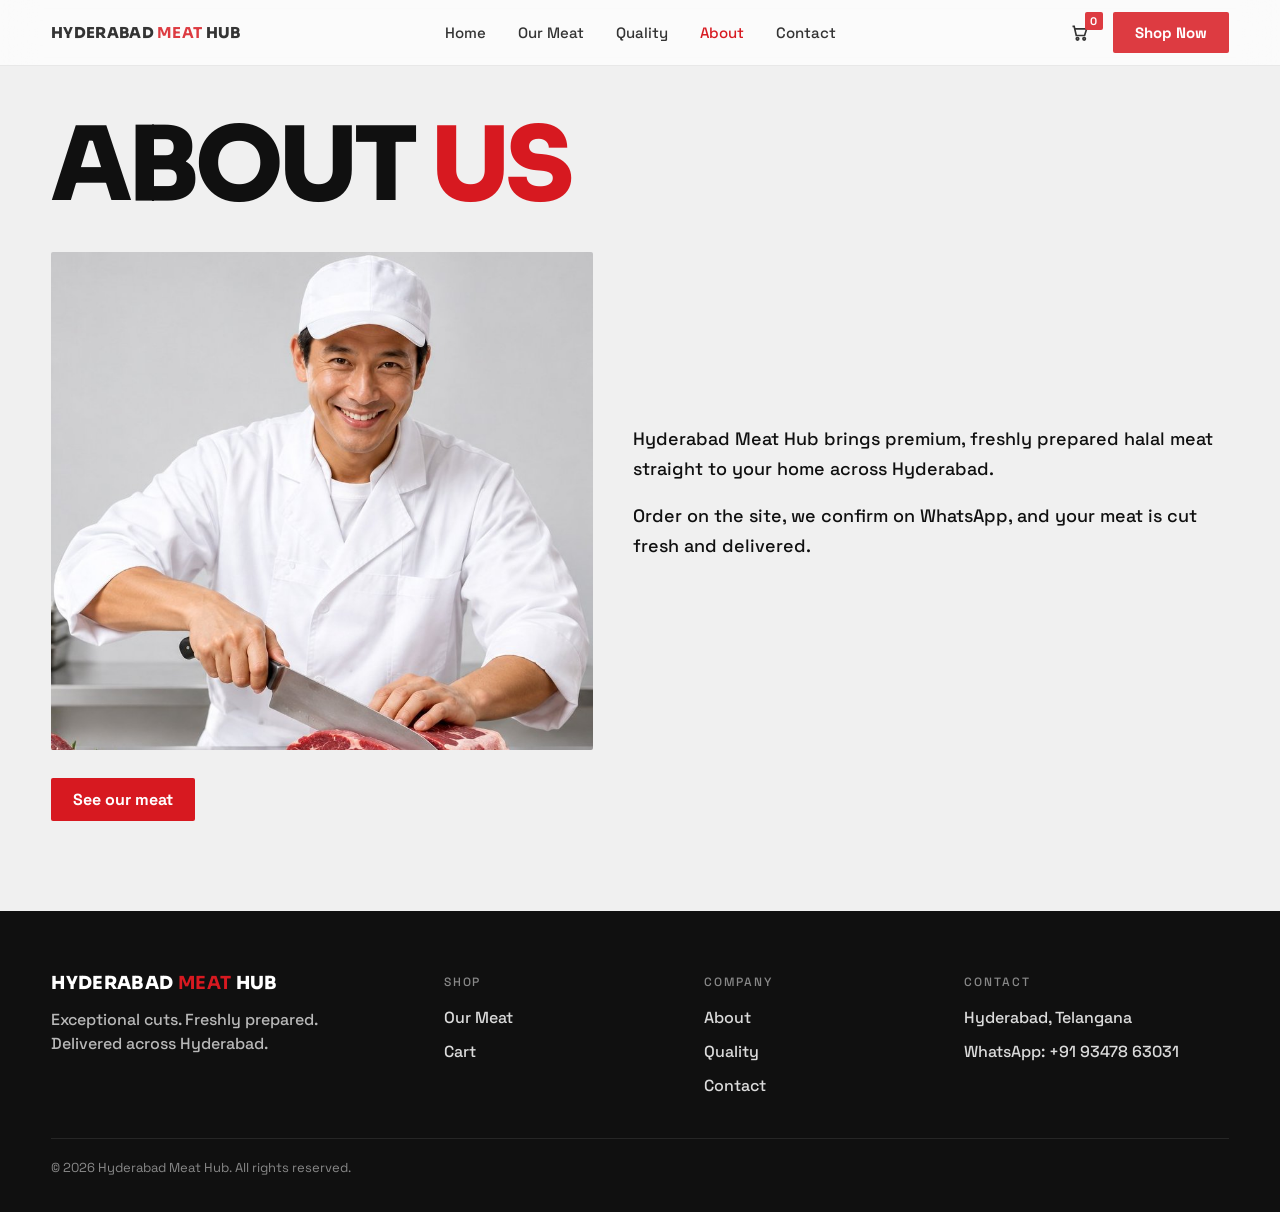
<file: about.html>
<!DOCTYPE html>
<html lang="en"><head><meta charset="utf-8"><meta name="viewport" content="width=device-width, initial-scale=1, viewport-fit=cover">
<title>About | Hyderabad Meat Hub</title>
<link href="https://fonts.googleapis.com/css2?family=Space+Grotesk:wght@500;700&family=Sora:wght@800&display=swap" rel="stylesheet">
<link rel="stylesheet" href="assets/site.css"></head><body>
<nav><a class="logo" href="index.html">Hyderabad <b>Meat</b> Hub</a><div class="links"><a href="index.html">Home</a><a href="our-meat.html">Our Meat</a><a href="quality.html">Quality</a><a href="about.html" class=on>About</a><a href="contact.html">Contact</a></div><div class="nr"><a class="ic" href="cart.html" aria-label="Cart"><svg viewBox="0 0 24 24"><path d="M3 4h2l2.5 11h10L20 7H6.5"/><circle cx="9" cy="19" r="1.5"/><circle cx="17" cy="19" r="1.5"/></svg><span id="count">0</span></a><a class="pill" href="our-meat.html">Shop Now</a></div></nav>
<main><div class="ph"><h1 class="big">About <span>Us</span></h1></div>
<div class="split"><img class="side" src="assets/c-butcher.jpg" alt="Our butcher cutting fresh beef"><div class="txt"><p>Hyderabad Meat Hub brings premium, freshly prepared halal meat straight to your home across Hyderabad.</p><p>Order on the site, we confirm on WhatsApp, and your meat is cut fresh and delivered.</p></div></div>
<a class="pill" href="our-meat.html" style="margin-top:28px">See our meat</a></main>
<footer><div class="fg">
<div><div class="logo" style="font-size:18px;margin-bottom:16px">Hyderabad <b>Meat</b> Hub</div><p style="max-width:340px;opacity:.7">Exceptional cuts. Freshly prepared. Delivered across Hyderabad.</p></div>
<div><h4>Shop</h4><a href="our-meat.html">Our Meat</a><a href="cart.html">Cart</a></div>
<div><h4>Company</h4><a href="about.html">About</a><a href="quality.html">Quality</a><a href="contact.html">Contact</a></div>
<div><h4>Contact</h4><p>Hyderabad, Telangana</p><a id="fwa" href="#"></a></div></div>
<div class="fb">© 2026 Hyderabad Meat Hub. All rights reserved.</div></footer>
<script src="assets/site.js"></script>
<script>{const a=document.getElementById("fwa");a.href="https://wa.me/"+HMH_CONFIG.whatsapp;a.textContent="WhatsApp: "+HMH_CONFIG.display}</script>
</body></html>
</file>
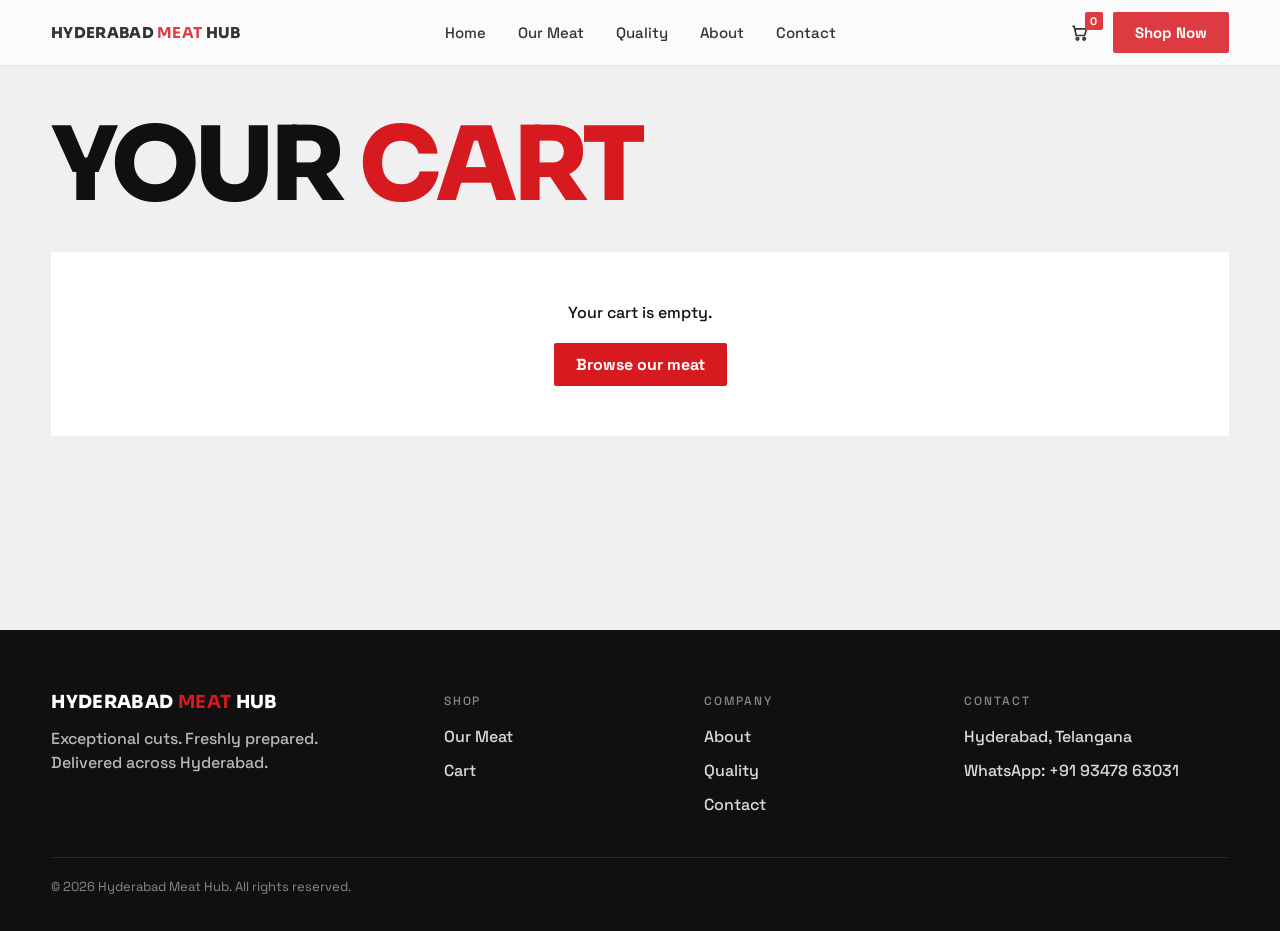
<file: cart.html>
<!DOCTYPE html>
<html lang="en"><head><meta charset="utf-8"><meta name="viewport" content="width=device-width, initial-scale=1, viewport-fit=cover">
<title>Cart | Hyderabad Meat Hub</title>
<link href="https://fonts.googleapis.com/css2?family=Space+Grotesk:wght@500;700&family=Sora:wght@800&display=swap" rel="stylesheet">
<link rel="stylesheet" href="assets/site.css"></head><body>
<nav><a class="logo" href="index.html">Hyderabad <b>Meat</b> Hub</a><div class="links"><a href="index.html">Home</a><a href="our-meat.html">Our Meat</a><a href="quality.html">Quality</a><a href="about.html">About</a><a href="contact.html">Contact</a></div><div class="nr"><a class="ic" href="cart.html" aria-label="Cart"><svg viewBox="0 0 24 24"><path d="M3 4h2l2.5 11h10L20 7H6.5"/><circle cx="9" cy="19" r="1.5"/><circle cx="17" cy="19" r="1.5"/></svg><span id="count">0</span></a><a class="pill" href="our-meat.html">Shop Now</a></div></nav>
<main><div class="ph"><h1 class="big">Your <span>Cart</span></h1></div><div id="cartbox"></div></main>
<footer><div class="fg">
<div><div class="logo" style="font-size:18px;margin-bottom:16px">Hyderabad <b>Meat</b> Hub</div><p style="max-width:340px;opacity:.7">Exceptional cuts. Freshly prepared. Delivered across Hyderabad.</p></div>
<div><h4>Shop</h4><a href="our-meat.html">Our Meat</a><a href="cart.html">Cart</a></div>
<div><h4>Company</h4><a href="about.html">About</a><a href="quality.html">Quality</a><a href="contact.html">Contact</a></div>
<div><h4>Contact</h4><p>Hyderabad, Telangana</p><a id="fwa" href="#"></a></div></div>
<div class="fb">© 2026 Hyderabad Meat Hub. All rights reserved.</div></footer>
<script src="assets/site.js"></script>
<script>{const a=document.getElementById("fwa");a.href="https://wa.me/"+HMH_CONFIG.whatsapp;a.textContent="WhatsApp: "+HMH_CONFIG.display}</script>
<script>
function draw(){const it=HMH.items(),box=document.getElementById("cartbox");
if(!it.length){box.innerHTML='<div class="box empty"><p>Your cart is empty.</p><a class="pill" href="our-meat.html">Browse our meat</a></div>';HMH.badge();return}
box.innerHTML='<div class="box">'+it.map(({p,q})=>`<div class="row"><div class="th">${HMH.img(p)}</div><div class="nm">${p.name}<small>${inr(p.price)}/kg</small></div><div class="qty"><button data-a="-" data-id="${p.id}">−</button><span>${q} kg</span><button data-a="+" data-id="${p.id}">+</button></div><div class="lt">${inr(p.price*q)}</div><button class="rm" data-a="x" data-id="${p.id}" aria-label="Remove">×</button></div>`).join("")+
`<div class="tot"><span>Total</span><em>${inr(HMH.total())}</em></div><p class="note">Delivery charges (if any) are confirmed on WhatsApp.</p><a class="btn" href="checkout.html">Checkout</a></div>`;HMH.badge()}
document.getElementById("cartbox").addEventListener("click",e=>{const b=e.target.closest("button[data-a]");if(!b)return;const id=+b.dataset.id,q=HMH.get()[id]||0;
if(b.dataset.a=="+")HMH.set(id,q+.5);else if(b.dataset.a=="-")HMH.set(id,q-.5);else HMH.set(id,0);draw()});draw();</script></body></html>
</file>
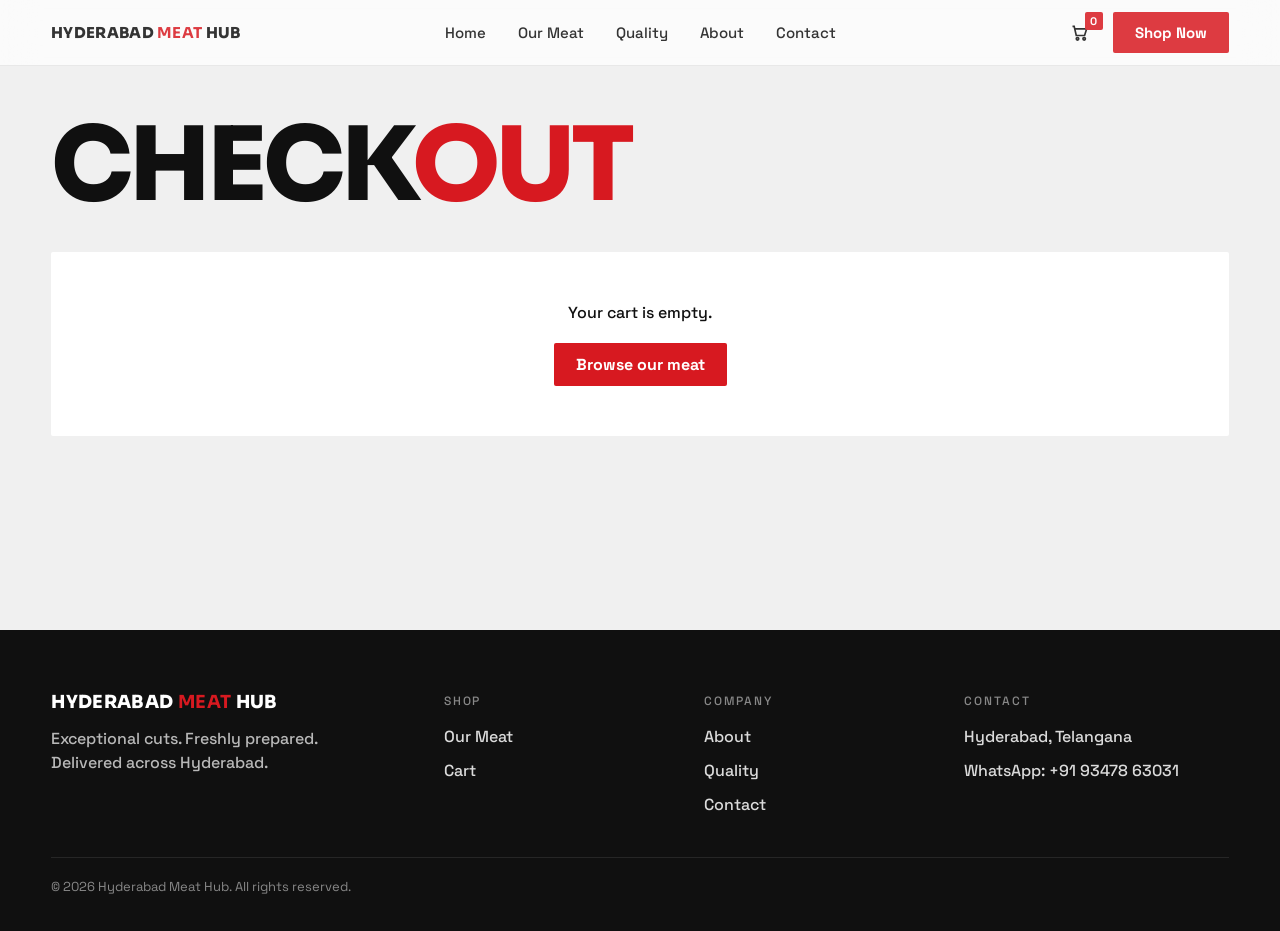
<file: checkout.html>
<!DOCTYPE html>
<html lang="en"><head><meta charset="utf-8"><meta name="viewport" content="width=device-width, initial-scale=1, viewport-fit=cover">
<title>Checkout | Hyderabad Meat Hub</title>
<link href="https://fonts.googleapis.com/css2?family=Space+Grotesk:wght@500;700&family=Sora:wght@800&display=swap" rel="stylesheet">
<link rel="stylesheet" href="assets/site.css"></head><body>
<nav><a class="logo" href="index.html">Hyderabad <b>Meat</b> Hub</a><div class="links"><a href="index.html">Home</a><a href="our-meat.html">Our Meat</a><a href="quality.html">Quality</a><a href="about.html">About</a><a href="contact.html">Contact</a></div><div class="nr"><a class="ic" href="cart.html" aria-label="Cart"><svg viewBox="0 0 24 24"><path d="M3 4h2l2.5 11h10L20 7H6.5"/><circle cx="9" cy="19" r="1.5"/><circle cx="17" cy="19" r="1.5"/></svg><span id="count">0</span></a><a class="pill" href="our-meat.html">Shop Now</a></div></nav>
<main><style>.lh{display:flex;justify-content:space-between;align-items:flex-end;gap:10px;flex-wrap:wrap;margin:14px 0 6px}.lh label{margin:0}.mini{background:var(--black);color:#fff;padding:9px 14px;border-radius:2px;font-weight:700;font-size:13px;transition:background .3s}.mini:hover{background:var(--red)}.mini:disabled{opacity:.6}#lc{margin:10px 0 0}</style><div class="ph"><h1 class="big">Check<span>out</span></h1></div><div id="co"></div></main>
<footer><div class="fg">
<div><div class="logo" style="font-size:18px;margin-bottom:16px">Hyderabad <b>Meat</b> Hub</div><p style="max-width:340px;opacity:.7">Exceptional cuts. Freshly prepared. Delivered across Hyderabad.</p></div>
<div><h4>Shop</h4><a href="our-meat.html">Our Meat</a><a href="cart.html">Cart</a></div>
<div><h4>Company</h4><a href="about.html">About</a><a href="quality.html">Quality</a><a href="contact.html">Contact</a></div>
<div><h4>Contact</h4><p>Hyderabad, Telangana</p><a id="fwa" href="#"></a></div></div>
<div class="fb">© 2026 Hyderabad Meat Hub. All rights reserved.</div></footer>
<script src="assets/site.js"></script>
<script>{const a=document.getElementById("fwa");a.href="https://wa.me/"+HMH_CONFIG.whatsapp;a.textContent="WhatsApp: "+HMH_CONFIG.display}</script>
<script>
let loc=null;
const co=document.getElementById("co");
function render(){const it=HMH.items();
if(!it.length){co.innerHTML='<div class="box empty"><p>Your cart is empty.</p><a class="pill" href="our-meat.html">Browse our meat</a></div>';return}
co.innerHTML=`<div class="two"><div class="box"><h2>Your details</h2>
<label>FULL NAME *</label><input id="nm" autocomplete="name" placeholder="Your name">
<label>PHONE NUMBER *</label><input id="ph" type="tel" inputmode="tel" autocomplete="tel" placeholder="10-digit mobile number">
<div class="lh"><label>DELIVERY ADDRESS *</label><button type="button" class="mini" id="gl">📍 Get exact location</button></div><textarea id="ad" placeholder="House no, street, area"></textarea><div class="loc" id="lc">Tap "Get exact location" and allow location access so we can find you exactly.</div>
<label>LANDMARK</label><input id="lm" placeholder="Near...">
<label>NOTES (cut type, timing...)</label><textarea id="nt"></textarea>
</div>
<div class="box"><h2>Your order</h2>${it.map(({p,q})=>`<div class="row"><div class="th">${HMH.img(p)}</div><div class="nm">${p.name}<small>${q} kg × ${inr(p.price)}</small></div><div class="lt">${inr(p.price*q)}</div></div>`).join("")}
<div class="tot"><span>Total</span><em>${inr(HMH.total())}</em></div><p class="note">Payment on delivery. Delivery charges confirmed on WhatsApp.</p>
<button type="button" class="btn wa" id="go">Place order on WhatsApp</button><a href="cart.html" class="note" style="display:block;text-align:center;margin-top:12px">← Edit cart</a></div></div>`;
document.getElementById("gl").onclick=getLoc;document.getElementById("go").onclick=order}

function showLoc(){const lc=document.getElementById("lc");lc.className="loc ok";
 const d=.003,bb=[loc.lng-d,loc.lat-d,loc.lng+d,loc.lat+d].join("%2C");
 lc.innerHTML=`<b>Location captured ✓</b> (accuracy ~${loc.acc} m)${loc.acc>100?"<br>Accuracy is low. Move near a window/outdoors and tap Update, or add a landmark.":""}
 <div id="area" style="margin-top:8px">${loc.area?"📍 <b>"+loc.area+"</b><br>"+loc.full:"Finding your area name..."}</div>
 <iframe title="Map preview" style="width:100%;height:200px;border:0;border-radius:2px;margin-top:10px" loading="lazy" src="https://www.openstreetmap.org/export/embed.html?bbox=${bb}&layer=mapnik&marker=${loc.lat}%2C${loc.lng}"></iframe>
 <a target="_blank" rel="noopener" href="https://www.google.com/maps?q=${loc.lat},${loc.lng}">Open in Google Maps</a>`}
function geocode(){const here=loc;
 fetch(`https://nominatim.openstreetmap.org/reverse?format=jsonv2&addressdetails=1&zoom=18&lat=${here.lat}&lon=${here.lng}`,{headers:{"Accept-Language":"en"}})
 .then(r=>r.json()).then(j=>{if(loc!==here||!j||!j.display_name)throw 0;const a=j.address||{};
  here.area=[a.road,a.neighbourhood||a.suburb||a.city_district,a.city||a.town||a.village||a.state_district].filter(Boolean).join(", ")||j.display_name.split(",").slice(0,3).join(",");
  here.full=j.display_name;showLoc();
  const ad=document.getElementById("ad");if(!ad.value.trim()||ad.dataset.auto){ad.value=here.full;ad.dataset.auto="1"}
  ad.oninput=()=>{delete ad.dataset.auto}})
 .catch(()=>{const e=document.getElementById("area");if(e)e.textContent="Could not fetch area name. Please type your address."})}
function getLoc(){const lc=document.getElementById("lc"),b=document.getElementById("gl");
if(!navigator.geolocation){lc.className="loc err";lc.textContent="Location is not supported on this browser. Please type your full address.";return}
b.disabled=true;b.textContent="Getting location...";lc.className="loc";lc.textContent="Finding your exact location, please wait...";
navigator.geolocation.getCurrentPosition(pos=>{loc={lat:pos.coords.latitude,lng:pos.coords.longitude,acc:Math.round(pos.coords.accuracy)};
 b.disabled=false;b.textContent="📍 Update location";showLoc();geocode()},
 err=>{b.disabled=false;b.textContent="📍 Get exact location";lc.className="loc err";
 lc.textContent=err.code==1?"Location permission denied. Allow location for this site in your browser settings, or type your address and landmark.":"Could not get location. Turn on GPS and try again. (Needs https:// link.)"},
 {enableHighAccuracy:true,timeout:20000,maximumAge:0})}
function order(){const v=id=>document.getElementById(id).value.trim(),nm=v("nm"),ph=v("ph"),ad=v("ad");
if(!nm||!ad){alert("Please enter your name and delivery address.");return}
if(ph.replace(/\D/g,"").length<10){alert("Please enter a valid 10-digit phone number.");return}
if(!loc&&!confirm("You have not shared your exact location. Order without it?"))return;
const it=HMH.items(),id="HMH"+Date.now().toString().slice(-6);
let m=`*New Order ${id} - Hyderabad Meat Hub*\n\n*Items:*\n`+it.map(({p,q},i)=>`${i+1}. ${p.name} - ${q} kg x ${inr(p.price)} = ${inr(p.price*q)}`).join("\n")+
`\n\n*Total: ${inr(HMH.total())}*\n\n*Customer:*\nName: ${nm}\nPhone: ${ph}\nAddress: ${ad}`+(v("lm")?`\nLandmark: ${v("lm")}`:"")+(v("nt")?`\nNotes: ${v("nt")}`:"")+
`\n\n*Location:* `+(loc?(loc.area?`${loc.area}\n`:"")+`https://www.google.com/maps?q=${loc.lat},${loc.lng} (accuracy ~${loc.acc} m)`:"Not shared");
const url="https://wa.me/"+HMH_CONFIG.whatsapp+"?text="+encodeURIComponent(m);
HMH.clear();
co.innerHTML=`<div class="box empty"><h2>Almost done!</h2><p>WhatsApp should open with your order. Just press Send there.</p><a class="btn wa" href="${url}">Open WhatsApp again</a><a class="pill" style="margin-top:16px" href="index.html">Back to home</a></div>`;
location.href=url}
render();</script></body></html>
</file>
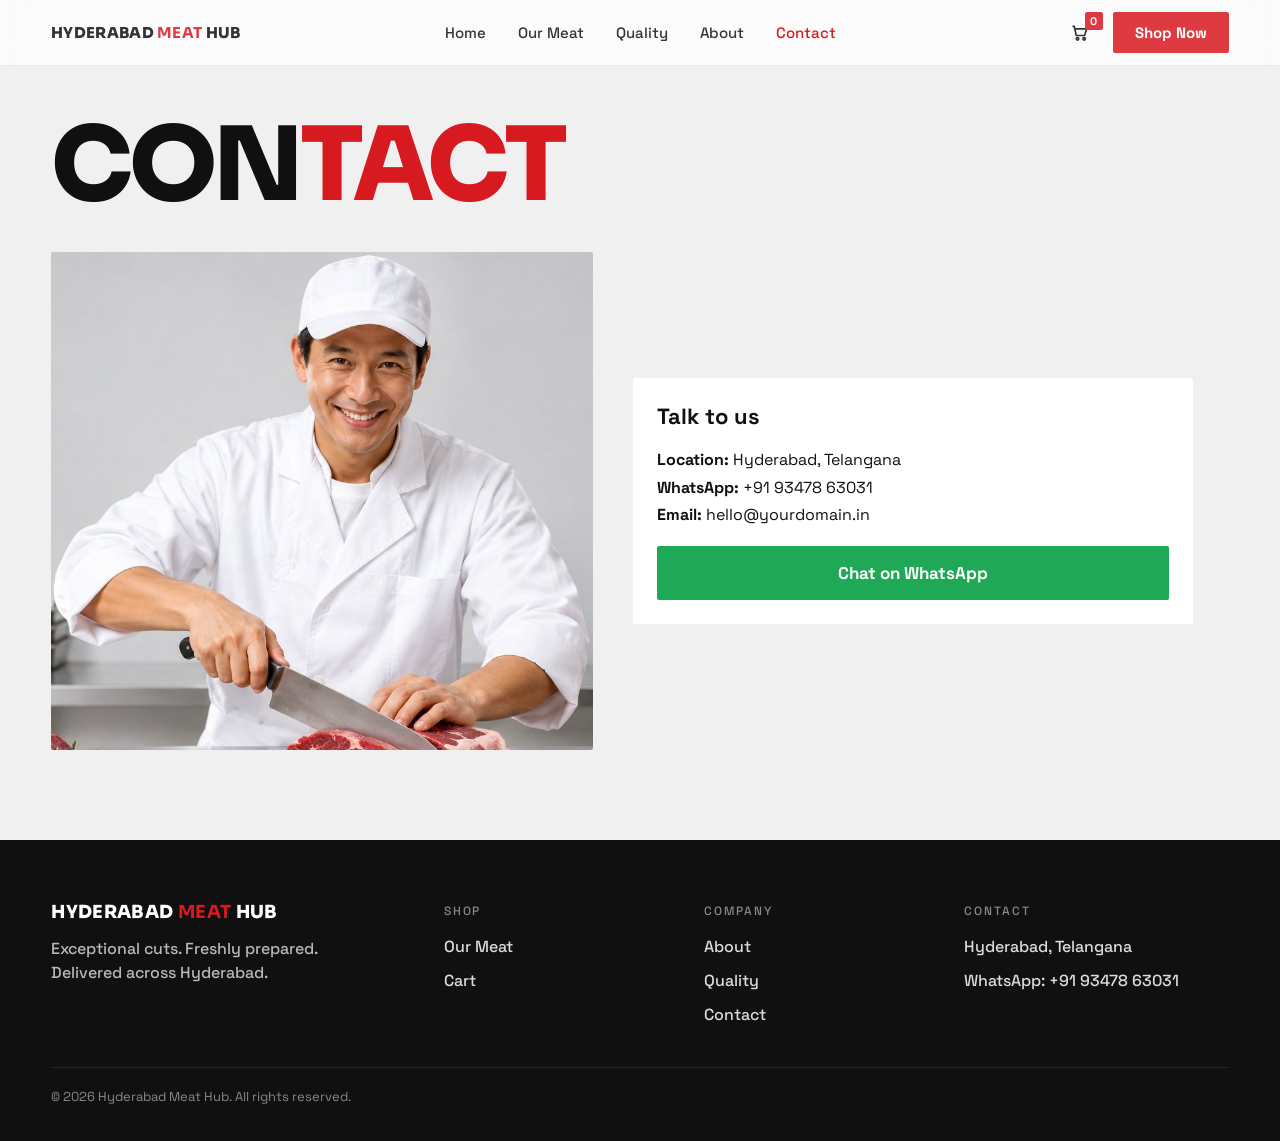
<file: contact.html>
<!DOCTYPE html>
<html lang="en"><head><meta charset="utf-8"><meta name="viewport" content="width=device-width, initial-scale=1, viewport-fit=cover">
<title>Contact | Hyderabad Meat Hub</title>
<link href="https://fonts.googleapis.com/css2?family=Space+Grotesk:wght@500;700&family=Sora:wght@800&display=swap" rel="stylesheet">
<link rel="stylesheet" href="assets/site.css"></head><body>
<nav><a class="logo" href="index.html">Hyderabad <b>Meat</b> Hub</a><div class="links"><a href="index.html">Home</a><a href="our-meat.html">Our Meat</a><a href="quality.html">Quality</a><a href="about.html">About</a><a href="contact.html" class=on>Contact</a></div><div class="nr"><a class="ic" href="cart.html" aria-label="Cart"><svg viewBox="0 0 24 24"><path d="M3 4h2l2.5 11h10L20 7H6.5"/><circle cx="9" cy="19" r="1.5"/><circle cx="17" cy="19" r="1.5"/></svg><span id="count">0</span></a><a class="pill" href="our-meat.html">Shop Now</a></div></nav>
<main><div class="ph"><h1 class="big">Con<span>tact</span></h1></div>
<div class="split"><img class="side" src="assets/c-butcher.jpg" alt="Hyderabad Meat Hub butcher"><div class="box" style="max-width:560px;margin:0"><h2>Talk to us</h2><p style="line-height:1.7"><b>Location:</b> Hyderabad, Telangana<br><b>WhatsApp:</b> <span id="cw"></span><br><b>Email:</b> <span id="ce"></span></p><a class="btn wa" id="cb" href="#">Chat on WhatsApp</a></div></div></main>
<footer><div class="fg">
<div><div class="logo" style="font-size:18px;margin-bottom:16px">Hyderabad <b>Meat</b> Hub</div><p style="max-width:340px;opacity:.7">Exceptional cuts. Freshly prepared. Delivered across Hyderabad.</p></div>
<div><h4>Shop</h4><a href="our-meat.html">Our Meat</a><a href="cart.html">Cart</a></div>
<div><h4>Company</h4><a href="about.html">About</a><a href="quality.html">Quality</a><a href="contact.html">Contact</a></div>
<div><h4>Contact</h4><p>Hyderabad, Telangana</p><a id="fwa" href="#"></a></div></div>
<div class="fb">© 2026 Hyderabad Meat Hub. All rights reserved.</div></footer>
<script src="assets/site.js"></script>
<script>{const a=document.getElementById("fwa");a.href="https://wa.me/"+HMH_CONFIG.whatsapp;a.textContent="WhatsApp: "+HMH_CONFIG.display}</script>
<script>cw.textContent=HMH_CONFIG.display;ce.textContent=HMH_CONFIG.email;cb.href="https://wa.me/"+HMH_CONFIG.whatsapp+"?text="+encodeURIComponent("Hi Hyderabad Meat Hub, I have a question.")</script></body></html>
</file>
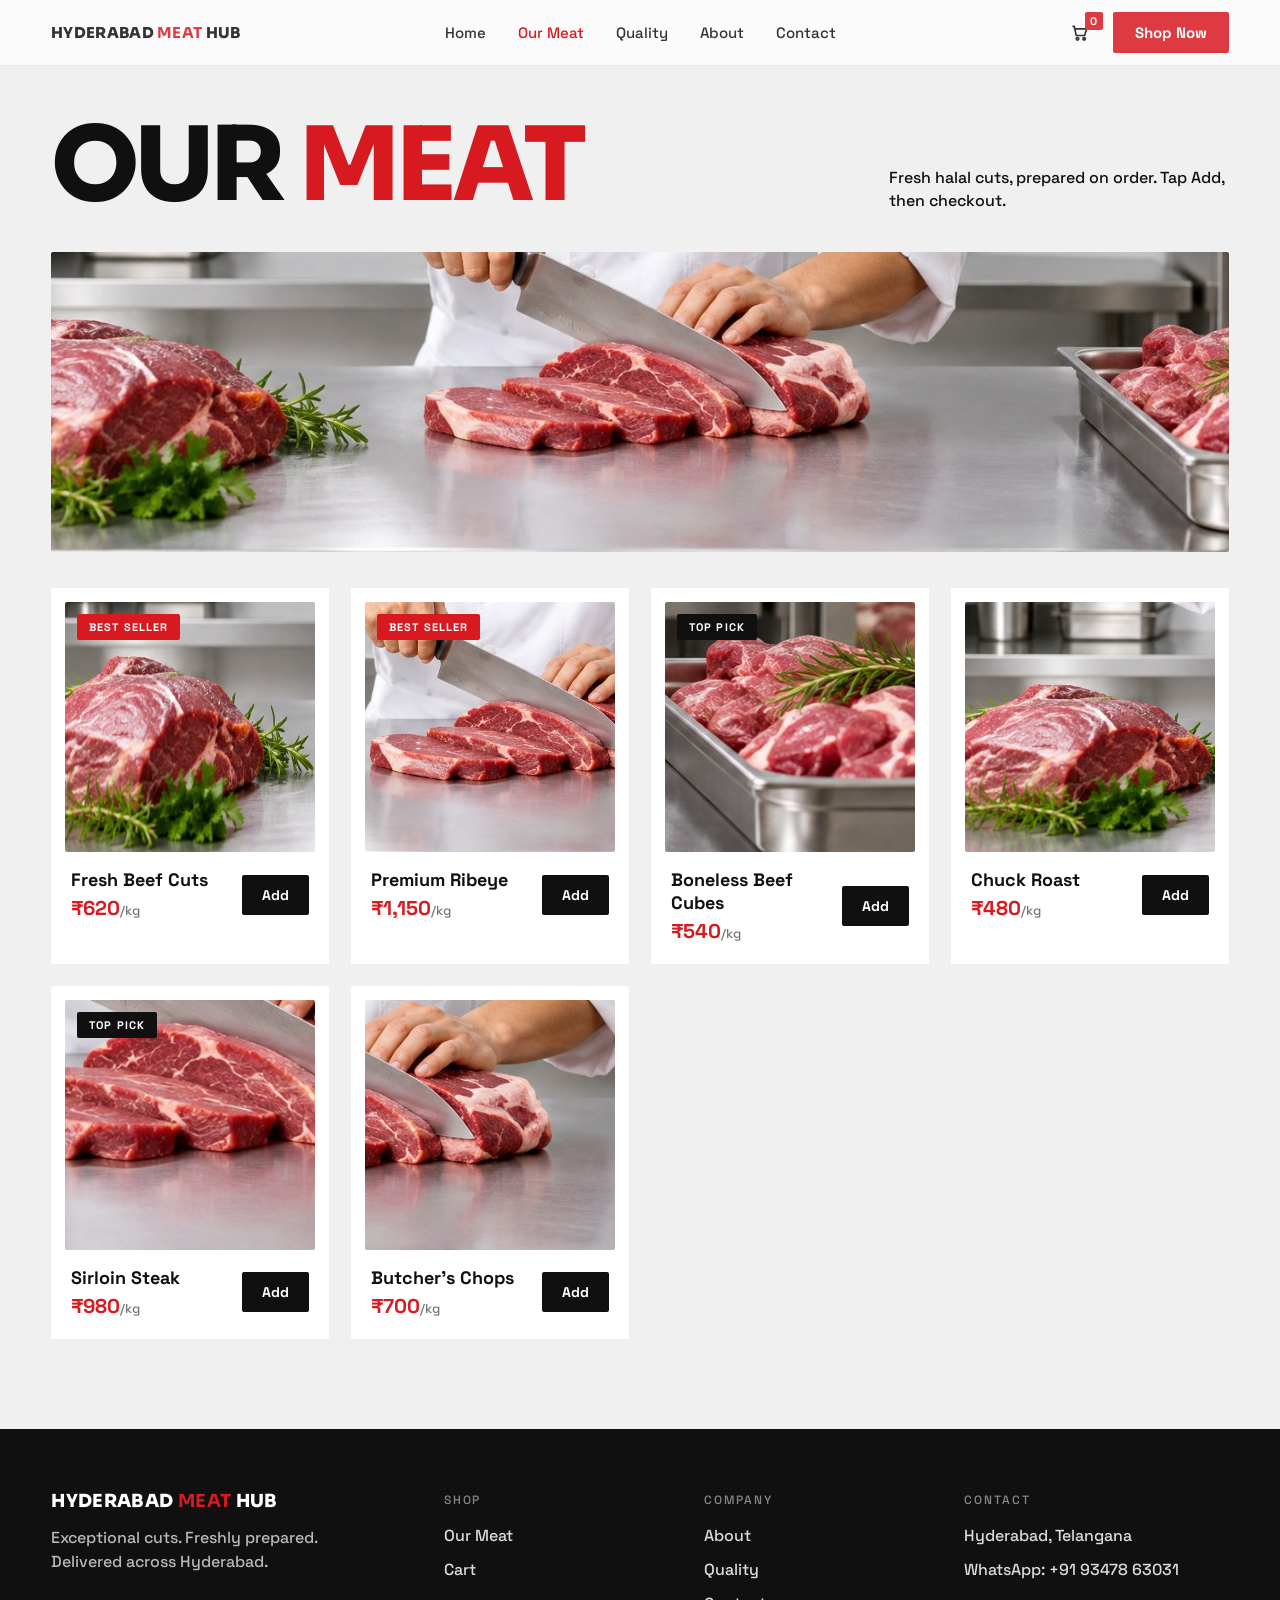
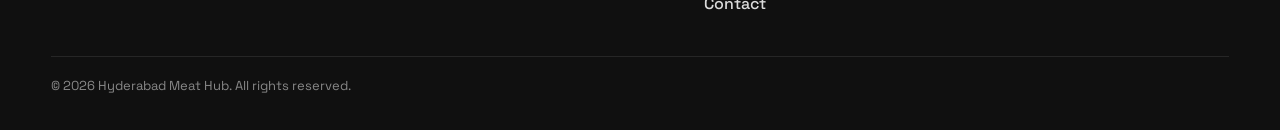
<file: our-meat.html>
<!DOCTYPE html>
<html lang="en"><head><meta charset="utf-8"><meta name="viewport" content="width=device-width, initial-scale=1, viewport-fit=cover">
<title>Our Meat | Hyderabad Meat Hub</title>
<link href="https://fonts.googleapis.com/css2?family=Space+Grotesk:wght@500;700&family=Sora:wght@800&display=swap" rel="stylesheet">
<link rel="stylesheet" href="assets/site.css"></head><body>
<nav><a class="logo" href="index.html">Hyderabad <b>Meat</b> Hub</a><div class="links"><a href="index.html">Home</a><a href="our-meat.html" class=on>Our Meat</a><a href="quality.html">Quality</a><a href="about.html">About</a><a href="contact.html">Contact</a></div><div class="nr"><a class="ic" href="cart.html" aria-label="Cart"><svg viewBox="0 0 24 24"><path d="M3 4h2l2.5 11h10L20 7H6.5"/><circle cx="9" cy="19" r="1.5"/><circle cx="17" cy="19" r="1.5"/></svg><span id="count">0</span></a><a class="pill" href="our-meat.html">Shop Now</a></div></nav>
<main><div class="ph"><h1 class="big">Our <span>Meat</span></h1><p>Fresh halal cuts, prepared on order. Tap Add, then checkout.</p></div><img class="banner" src="assets/c-banner.jpg" alt="Fresh cuts of halal beef"><div class="grid" id="grid"></div></main>
<footer><div class="fg">
<div><div class="logo" style="font-size:18px;margin-bottom:16px">Hyderabad <b>Meat</b> Hub</div><p style="max-width:340px;opacity:.7">Exceptional cuts. Freshly prepared. Delivered across Hyderabad.</p></div>
<div><h4>Shop</h4><a href="our-meat.html">Our Meat</a><a href="cart.html">Cart</a></div>
<div><h4>Company</h4><a href="about.html">About</a><a href="quality.html">Quality</a><a href="contact.html">Contact</a></div>
<div><h4>Contact</h4><p>Hyderabad, Telangana</p><a id="fwa" href="#"></a></div></div>
<div class="fb">© 2026 Hyderabad Meat Hub. All rights reserved.</div></footer>
<script src="assets/site.js"></script>
<script>{const a=document.getElementById("fwa");a.href="https://wa.me/"+HMH_CONFIG.whatsapp;a.textContent="WhatsApp: "+HMH_CONFIG.display}</script>
<script>document.getElementById("grid").innerHTML=PRODUCTS.map(p=>`<article class="pc">${p.tag?`<span class="bd${p.tag=="TOP PICK"?" k":""}">${p.tag}</span>`:""}<div class="pi">${HMH.img(p)}</div><div class="pm"><div><b>${p.name}</b><em>${inr(p.price)}<i>/kg</i></em></div><button class="add" data-id="${p.id}">Add</button></div></article>`).join("");
document.getElementById("grid").addEventListener("click",e=>{const b=e.target.closest(".add");if(b)HMH.add(+b.dataset.id,1)});</script></body></html>
</file>
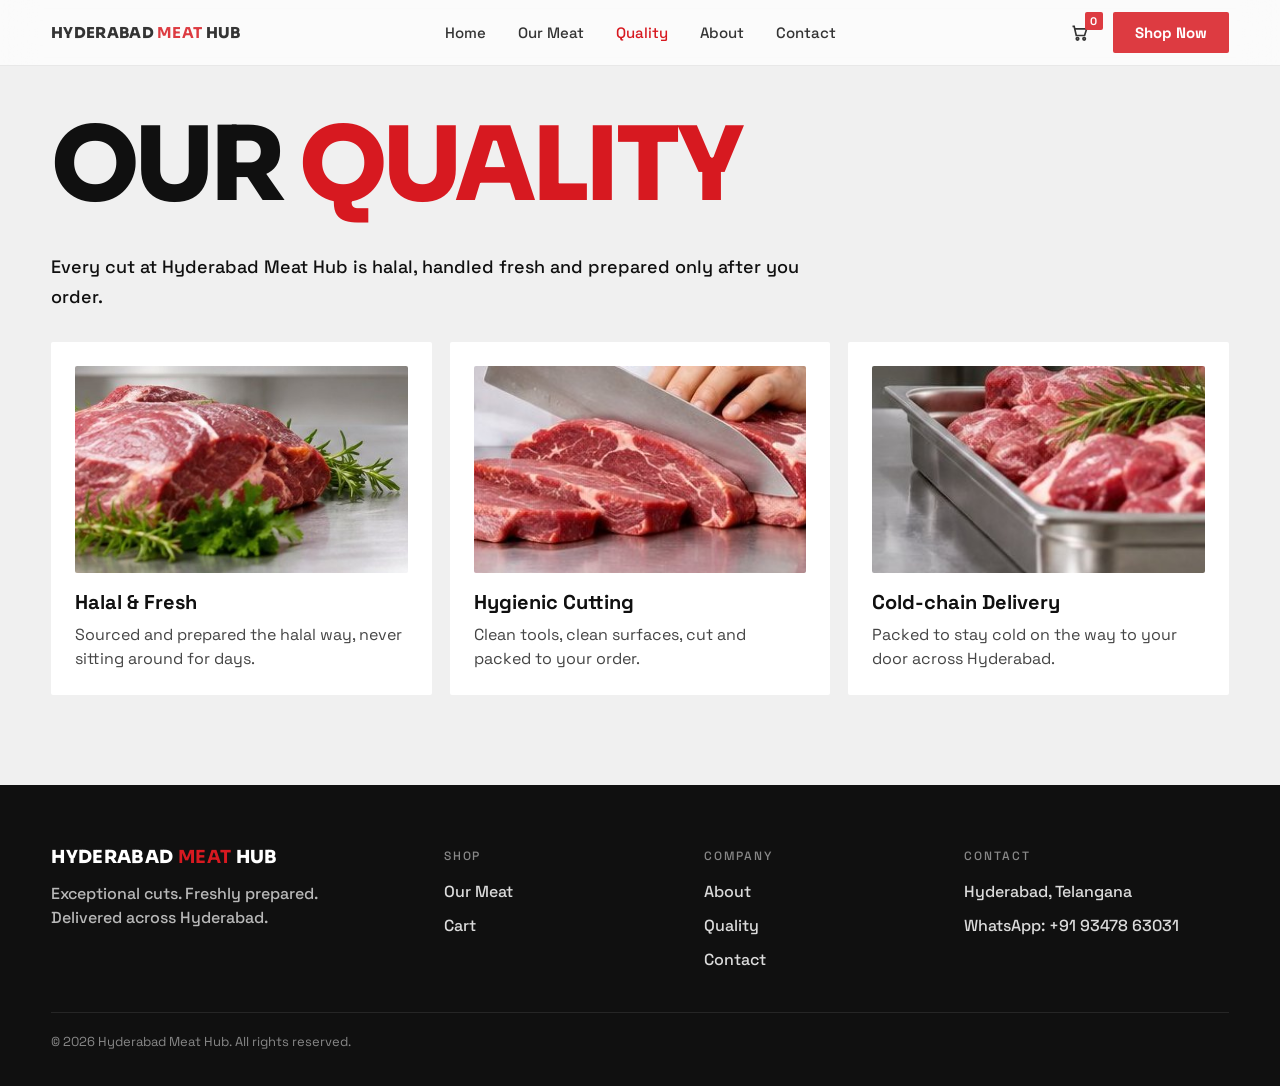
<file: quality.html>
<!DOCTYPE html>
<html lang="en"><head><meta charset="utf-8"><meta name="viewport" content="width=device-width, initial-scale=1, viewport-fit=cover">
<title>Quality | Hyderabad Meat Hub</title>
<link href="https://fonts.googleapis.com/css2?family=Space+Grotesk:wght@500;700&family=Sora:wght@800&display=swap" rel="stylesheet">
<link rel="stylesheet" href="assets/site.css"></head><body>
<nav><a class="logo" href="index.html">Hyderabad <b>Meat</b> Hub</a><div class="links"><a href="index.html">Home</a><a href="our-meat.html">Our Meat</a><a href="quality.html" class=on>Quality</a><a href="about.html">About</a><a href="contact.html">Contact</a></div><div class="nr"><a class="ic" href="cart.html" aria-label="Cart"><svg viewBox="0 0 24 24"><path d="M3 4h2l2.5 11h10L20 7H6.5"/><circle cx="9" cy="19" r="1.5"/><circle cx="17" cy="19" r="1.5"/></svg><span id="count">0</span></a><a class="pill" href="our-meat.html">Shop Now</a></div></nav>
<main><div class="ph"><h1 class="big">Our <span>Quality</span></h1></div>
<div class="txt"><p>Every cut at Hyderabad Meat Hub is halal, handled fresh and prepared only after you order.</p></div>
<div class="cards3"><div class="box"><img class="cimg" src="assets/c-meat.jpg" alt="Halal &amp; Fresh"><h3>Halal &amp; Fresh</h3><p>Sourced and prepared the halal way, never sitting around for days.</p></div><div class="box"><img class="cimg" src="assets/c-slice.jpg" alt="Hygienic Cutting"><h3>Hygienic Cutting</h3><p>Clean tools, clean surfaces, cut and packed to your order.</p></div><div class="box"><img class="cimg" src="assets/c-tray.jpg" alt="Cold-chain Delivery"><h3>Cold-chain Delivery</h3><p>Packed to stay cold on the way to your door across Hyderabad.</p></div></div></main>
<footer><div class="fg">
<div><div class="logo" style="font-size:18px;margin-bottom:16px">Hyderabad <b>Meat</b> Hub</div><p style="max-width:340px;opacity:.7">Exceptional cuts. Freshly prepared. Delivered across Hyderabad.</p></div>
<div><h4>Shop</h4><a href="our-meat.html">Our Meat</a><a href="cart.html">Cart</a></div>
<div><h4>Company</h4><a href="about.html">About</a><a href="quality.html">Quality</a><a href="contact.html">Contact</a></div>
<div><h4>Contact</h4><p>Hyderabad, Telangana</p><a id="fwa" href="#"></a></div></div>
<div class="fb">© 2026 Hyderabad Meat Hub. All rights reserved.</div></footer>
<script src="assets/site.js"></script>
<script>{const a=document.getElementById("fwa");a.href="https://wa.me/"+HMH_CONFIG.whatsapp;a.textContent="WhatsApp: "+HMH_CONFIG.display}</script>
</body></html>
</file>
<file: assets/site.css>
:root{--red:#D71920;--dred:#850B12;--black:#101010;--gray:#F0F0F0;--img:url(../hero.jpg)}
*,*::before,*::after{box-sizing:border-box;margin:0}
html{scroll-padding-top:env(safe-area-inset-top,0px)}
body{font-family:'Space Grotesk',system-ui,sans-serif;background:var(--gray);color:var(--black);overflow-x:hidden;padding-top:env(safe-area-inset-top,0px)}
button,input,textarea{font:inherit}button{cursor:pointer;border:0;background:none;color:inherit}
nav{position:fixed;z-index:50;top:0;left:0;right:0;display:flex;align-items:center;gap:32px;padding:12px 4vw;padding-top:calc(12px + env(safe-area-inset-top,0px));font-weight:500;font-size:15px;color:var(--black);background:rgba(255,255,255,.7);-webkit-backdrop-filter:blur(18px) saturate(1.7);backdrop-filter:blur(18px) saturate(1.7);border-bottom:1px solid rgba(16,16,16,.08)}
.logo{font-family:Sora,sans-serif;font-weight:800;letter-spacing:.02em;font-size:15px;line-height:1;margin-right:auto;text-transform:uppercase}.logo b{color:var(--red)}
nav a{color:inherit;text-decoration:none;opacity:.85}nav a:hover,nav a.on{opacity:1;color:var(--red)}
.ic{display:grid;place-items:center;width:38px;height:38px;border-radius:50%;position:relative}
.ic svg{width:20px;height:20px;stroke:currentColor;fill:none;stroke-width:2}
#count{position:absolute;top:-2px;right:-4px;min-width:18px;height:18px;border-radius:9px;background:var(--red);color:#fff;font-size:11px;font-weight:700;display:grid;place-items:center}
.pill{display:inline-block;background:var(--red);color:#fff;padding:11px 22px;border-radius:99px;font-weight:700;transition:background .3s;text-decoration:none}
.pill:hover{background:var(--black);color:#fff!important}
.big{font-family:Sora,sans-serif;font-weight:800;text-transform:uppercase;line-height:.9;letter-spacing:-.04em}
main{padding:120px 4vw 10vh;min-height:70vh;max-width:1300px;margin:0 auto}
.ph{display:flex;justify-content:space-between;align-items:flex-end;gap:24px;flex-wrap:wrap;margin-bottom:40px}
.ph h1{font-size:clamp(40px,8vw,110px)}.ph h1 span{color:var(--red)}.ph p{max-width:340px;font-weight:500;line-height:1.45}
.grid{display:grid;grid-template-columns:repeat(auto-fill,minmax(260px,1fr));gap:22px}
.pc{position:relative;background:#fff;border:2px solid transparent;border-radius:22px;padding:12px 12px 18px;transition:transform .45s cubic-bezier(.2,.8,.2,1),border-color .3s}
.pc:hover{transform:translateY(-8px);border-color:var(--red)}
.pi{aspect-ratio:1;border-radius:14px;overflow:hidden}.pi div{width:100%;height:100%;background:var(--img) no-repeat}
.bd{position:absolute;top:24px;left:24px;z-index:2;background:var(--red);color:#fff;font-size:11px;font-weight:700;letter-spacing:.1em;padding:6px 12px;border-radius:99px}.bd.k{background:var(--black)}
.pm{display:flex;align-items:center;justify-content:space-between;gap:10px;padding:16px 6px 0}
.pm b{display:block;font-size:18px}.pm em{font-style:normal;color:var(--red);font-weight:700;font-size:20px;display:block;margin-top:4px}.pm em i{font-style:normal;color:#777;font-size:13px;font-weight:500}
.add{background:var(--black);color:#fff;border-radius:99px;padding:11px 20px;font-size:14px;font-weight:700;transition:background .3s,transform .3s}.pc:hover .add,.add:hover{background:var(--red)}.add:active{transform:scale(.94)}
.box{background:#fff;border-radius:22px;padding:24px;margin-bottom:20px}
.box h2{font-size:22px;margin-bottom:16px}
.row{display:flex;align-items:center;gap:14px;padding:14px 0;border-bottom:1px solid #eee}.row:last-child{border:0}
.row .th{width:72px;height:72px;border-radius:10px;overflow:hidden;flex:none}.row .th div{width:100%;height:100%;background:var(--img) no-repeat}
.row .nm{flex:1;min-width:0;font-weight:700}.row .nm small{display:block;color:#777;font-weight:500}
.qty{display:flex;align-items:center;gap:10px;background:var(--gray);border-radius:99px;padding:4px}
.qty button{width:30px;height:30px;border-radius:50%;background:#fff;font-weight:700;font-size:18px;line-height:1}.qty button:hover{background:var(--red);color:#fff}
.qty span{min-width:48px;text-align:center;font-weight:700;font-size:14px}
.lt{font-weight:700;min-width:80px;text-align:right}
.rm{color:#999;font-size:20px;padding:4px 8px}.rm:hover{color:var(--red)}
.tot{display:flex;justify-content:space-between;font-size:22px;font-weight:700;padding-top:16px}.tot em{font-style:normal;color:var(--red)}
.note{font-size:13px;color:#777;margin-top:6px;line-height:1.4}
.empty{text-align:center;padding:50px 10px}.empty p{margin-bottom:20px;font-weight:500}
.two{display:grid;grid-template-columns:1.2fr 1fr;gap:20px;align-items:start}
label{display:block;font-weight:700;font-size:13px;margin:14px 0 6px;letter-spacing:.04em}
input,textarea{width:100%;padding:14px 16px;border:2px solid #e4e4e4;border-radius:14px;background:#fff;outline:0;transition:border-color .2s}
input:focus,textarea:focus{border-color:var(--red)}textarea{min-height:84px;resize:vertical}
.btn{display:block;width:100%;text-align:center;background:var(--red);color:#fff;padding:16px;border-radius:99px;font-weight:700;font-size:17px;margin-top:18px;text-decoration:none;transition:background .3s}.btn:hover{background:var(--black)}
.btn.alt{background:var(--black)}.btn.alt:hover{background:var(--red)}.btn.wa{background:#1fa855}.btn.wa:hover{background:#148040}
.loc{margin-top:14px;padding:14px;border-radius:14px;background:var(--gray);font-size:14px;line-height:1.5}.loc.ok{background:#e6f6ec}.loc.err{background:#fde8e8;color:#850B12}
.loc a{color:var(--red);font-weight:700}
.txt{max-width:760px;font-size:18px;line-height:1.65;font-weight:500}.txt p{margin-bottom:18px}
.cards3{display:grid;grid-template-columns:repeat(auto-fit,minmax(240px,1fr));gap:18px;margin-top:30px}
.cards3 .box{margin:0}.cards3 h3{font-size:20px;margin-bottom:8px}.cards3 p{line-height:1.5;color:#444}
footer{background:var(--black);color:#fff;padding:7vh 4vw 4vh}
.fg{display:grid;grid-template-columns:1.6fr 1fr 1fr 1.2fr;gap:40px;max-width:1300px;margin:0 auto}
.fg h4{font-size:12px;letter-spacing:.16em;text-transform:uppercase;color:#888;margin-bottom:16px;font-weight:500}
.fg a,.fg p{display:block;color:#fff;text-decoration:none;font-weight:500;line-height:1.5;margin-bottom:10px;opacity:.85}.fg a:hover{color:var(--red)}
.fb{max-width:1300px;margin:30px auto 0;padding-top:20px;border-top:1px solid #262626;font-size:13px;color:#888}
@media(max-width:820px){nav{gap:12px}.logo{font-size:12px}.pill{padding:9px 14px;font-size:13px}
.two{grid-template-columns:1fr}.fg{grid-template-columns:1fr 1fr}.fg>div:first-child{grid-column:1/-1}
.row{flex-wrap:wrap}.row .nm{flex-basis:calc(100% - 90px)}main{padding-top:100px}}

/* centered nav, images, 2px edges (inner pages only) */
nav .logo{flex:1;margin:0}
.links{display:flex;justify-content:center;align-items:center;gap:32px}
.nr{flex:1;display:flex;justify-content:flex-end;align-items:center;gap:14px}
.banner{display:block;width:100%;height:clamp(140px,26vw,300px);object-fit:cover;margin-bottom:36px;border-radius:2px}
.cimg{display:block;width:100%;aspect-ratio:16/10;object-fit:cover;border-radius:2px;margin-bottom:16px}
.split{display:grid;grid-template-columns:1fr 1.1fr;gap:40px;align-items:center}
.side{width:100%;height:100%;max-height:520px;object-fit:cover;border-radius:2px}
@media(max-width:820px){.links{display:none}.split{grid-template-columns:1fr;gap:24px}nav .logo{flex:1}.nr{flex:0 0 auto}}
.pc,.pi,.box,.btn,.pill,.add,input,textarea,.qty,.qty button,.row .th,.loc,.bd,#count,.mmenu,#toast{border-radius:2px}
</file>
